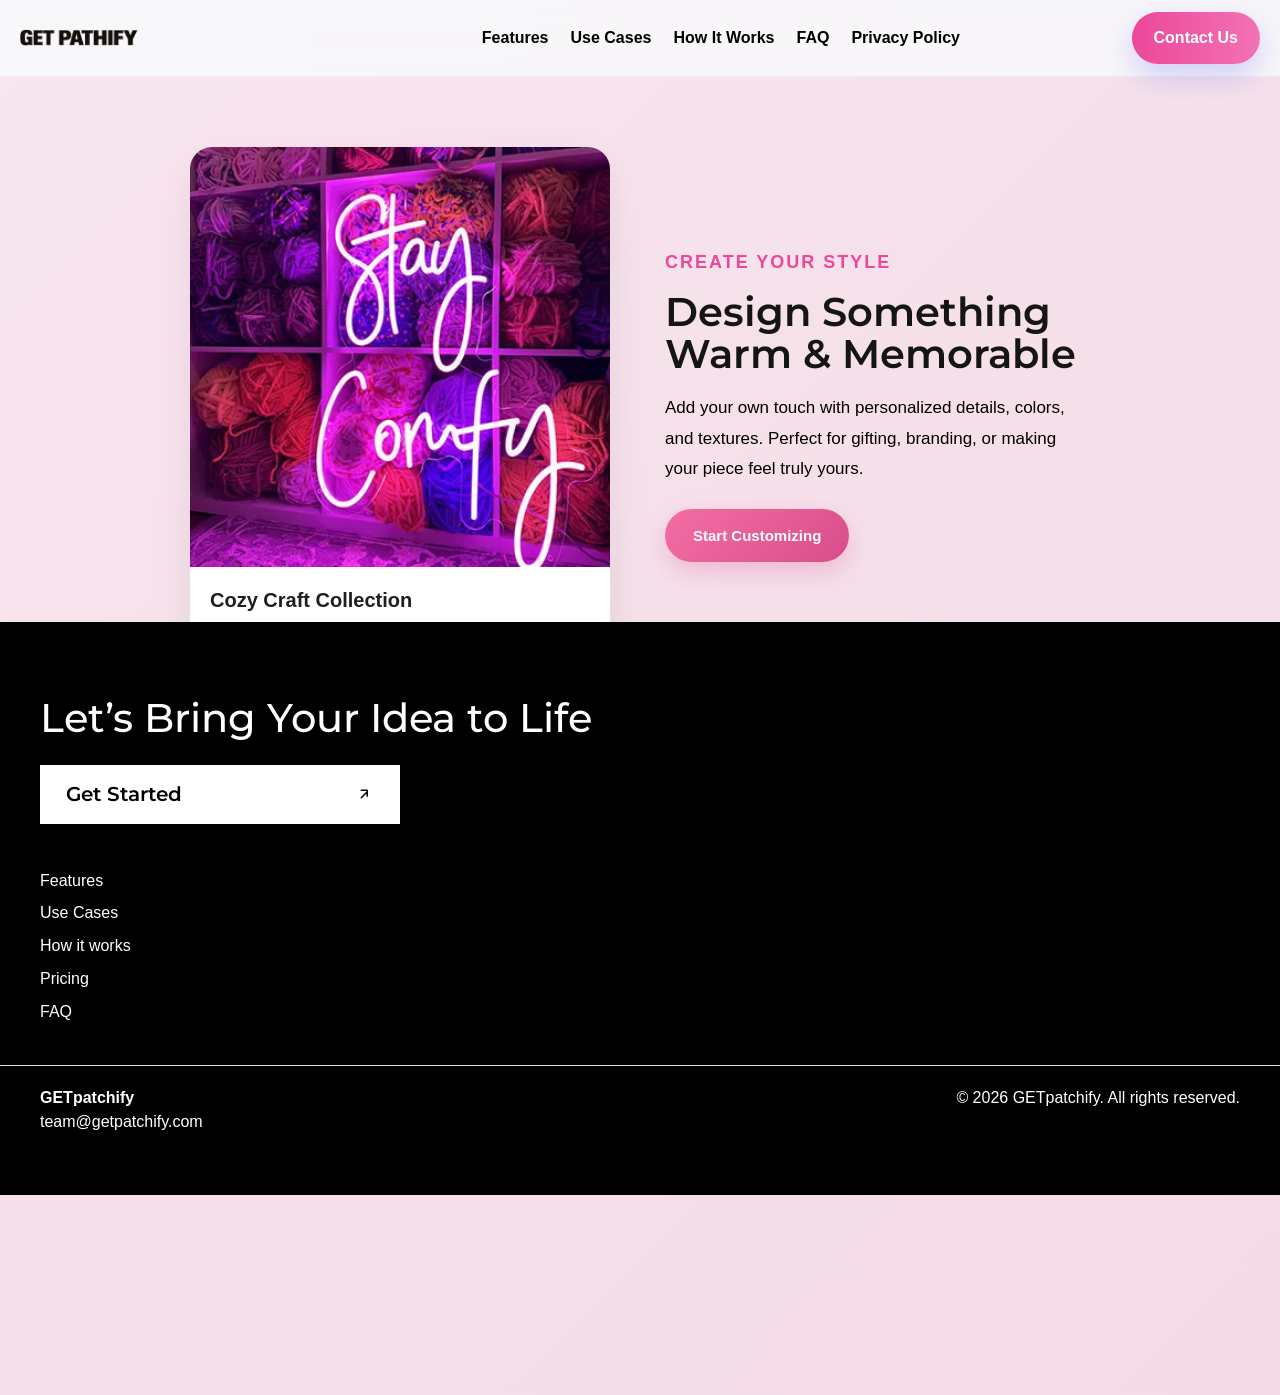
<file: contact-us.html>
<!DOCTYPE html>
<html lang="en">
<head>
    <meta charset="UTF-8">
    <meta name="viewport" content="width=device-width, initial-scale=1.0">
    <title>GETpatchify Contact Us</title>
    <link rel="preconnect" href="https://fonts.googleapis.com">
<link rel="preconnect" href="https://fonts.gstatic.com" crossorigin>
<link href="https://fonts.googleapis.com/css2?family=Montserrat:ital,wght@0,100..900;1,100..900&display=swap" rel="stylesheet">
    <link rel="stylesheet" href="assets/style.css">
</head>
<style>
  body{
background: linear-gradient(135deg, #f8e6ee 0%, #f3dbe7 100%);
  }
    .supernova {
    background: transparent !important;
}
.formFooter{
display:none;
}
#contact-form{
padding: 88px 0;
    padding-top: 0px;
    height: 100vh;
    overflow: hidden;
}
.contact-us-footer-bottom{
    padding: 40px 0;
    background: #000;
    position: relative;
    bottom: 35px;
    color:#fff;
}

.customize-section {
  padding: 70px 20px;
}

.customize-container {
  max-width: 900px;
  margin: 0 auto;
  display: grid;
  grid-template-columns: 1fr 1fr;
  align-items: center;
  gap: 50px;
}

.customize-image-card {
  background: #fff;
  border-radius: 22px;
  overflow: hidden;
  box-shadow: 0 15px 40px rgba(0, 0, 0, 0.08);
  max-width: 420px;
}

.customize-image {
  width: 100%;
  height: 420px;
  object-fit: cover;
  display: block;
}

.customize-card-content {
  padding: 18px 20px;
}

.customize-card-content h4 {
  margin: 0 0 8px;
  font-size: 20px;
  color: #1f1f1f;
}

.customize-card-content p {
  margin: 0;
  font-size: 14px;
  color: #666;
  line-height: 1.6;
}

.customize-content {
  max-width: 520px;
}

.customize-label {
display: inline-block;
    margin-bottom: 14px;
    font-size: 18px;
    font-weight: 800;
    letter-spacing: 2px;
    color: #ec4899;
}

.customize-content h2 {
margin: 0 0 18px;
    font-size: 40px;
    line-height: 1.05;
    color: #151515;
  font-weight: 700;
}

.customize-content p {
  margin: 0 0 24px;
  font-size: 17px;
  line-height: 1.8;
  color: #5b5b5b;
}

.customize-rating {
  display: flex;
  flex-wrap: wrap;
  align-items: center;
  gap: 14px;
  margin-bottom: 28px;
  font-size: 15px;
  color: #444;
}

.customize-rating .stars {
  color: #f4b400;
  letter-spacing: 2px;
  font-size: 18px;
}

.customize-btn {
  display: inline-flex;
  align-items: center;
  justify-content: center;
  padding: 15px 28px;
  background: linear-gradient(135deg, #f36ea4, #d94d8a);
  color: #fff;
  text-decoration: none;
  border-radius: 999px;
  font-weight: 700;
  font-size: 15px;
  transition: all 0.3s ease;
  box-shadow: 0 10px 25px rgba(217, 77, 138, 0.25);
}

.customize-btn:hover {
  transform: translateY(-2px);
  box-shadow: 0 14px 30px rgba(217, 77, 138, 0.35);
}

html {
  scroll-behavior: smooth;
}
.contact-us-footer-bottom .footer-grid{
      width: 100%;
    padding: 20px 40px !important;
}
@media (max-width: 1500px) and (min-width: 1025px) {
  
  #contact-form{
    height: 100%;
    padding-top:0px;
  }
  .contact-us-footer-bottom {
    position: relative;
    bottom: 200px;
  }
}
@media (max-width: 1024px) {
    #contact-form{
    height: 70vh;
    padding-top:0px;
  }
  .customize-container {
    grid-template-columns: 1fr;
    gap: 35px;
  }

  .customize-image-card {
    max-width: 100%;
  }

  .customize-content h2 {
    font-size: 42px;
  }

  .customize-image {
    height: 360px;
  }
  #contact-form{
    height: 75vh;;
  }
}

@media (max-width: 576px) {
   #contact-form{
    height: 100vh;
  }
  .customize-section {
    padding: 50px 16px;
  }

  .customize-content h2 {
    font-size: 34px;
  }

  .customize-content p {
    font-size: 15px;
  }

  .customize-rating {
    gap: 10px;
    font-size: 14px;
  }

  .customize-image {
    height: 280px;
  }

  .customize-btn {
    width: 100%;
    padding: 14px 20px;
  }
}
</style>
<body>
<header>
    <div class="container nav">
     
      <a href="/index.html" class="logo">
        <img src="assets/logo.png" alt="">
      </a>
 <div class="mobile-navbar-toogle-button">
        <span></span>
        <span></span>
      </div>

      <div class="mobile-nav-links">
           <a href="#features">Features</a>
        <a href="#use-cases">Use Cases</a>
        <a href="#how-it-works">How It Works</a>
        <!-- <a href="#pricing">Pricing</a> -->
        <a href="#faq">FAQ</a>
        <a href="privacy-policy.html">Privacy Policy</a>
          <a href="contact-us.html">Contact Us</a>
      </div>
      <nav class="nav-links">
        <a href="#features">Features</a>
        <a href="#use-cases">Use Cases</a>
        <a href="#how-it-works">How It Works</a>
        <!-- <a href="#pricing">Pricing</a> -->
        <a href="#faq">FAQ</a>
        <a href="privacy-policy.html">Privacy Policy</a>
       
      </nav>

      <div class="nav-cta">
        <a class="btn btn-primary" href="contact-us.html">Contact Us</a>
      </div>
    </div>
  </header>
  <section class="customize-section">
  <div class="customize-container">
    <div class="customize-image-card">
      <img src="assets/contact-us-image.webp" alt="Customized product" class="customize-image" />
      <div class="customize-card-content">
        <h4>Cozy Craft Collection</h4>
        <p>Soft details • Custom text • Made with love</p>
      </div>
    </div>

    <div class="customize-content">
      <span class="customize-label">CREATE YOUR STYLE</span>
      <h2>Design Something <br />Warm & Memorable</h2>
      <p>
        Add your own touch with personalized details, colors, and textures.
        Perfect for gifting, branding, or making your piece feel truly yours.
      </p>

      <a href="#contact-form" class="customize-btn">Start Customizing</a>
    </div>
  </div>
</section>

<section id="contact-form">
<script type="text/javascript" src="https://form.jotform.com/jsform/261102749684057"></script>
</section>




</body>


  <div class="contact-us-footer-bottom">
    <div class="cta-content">
  <h2 class="cta-heading">
    Let’s Bring Your Idea to Life
  </h2>

  <a href="#contact-form" class="cta-btn">
    Get Started
    <span class="cta-icon">
      <svg viewBox="0 0 24 24">
        <path d="M7 17l8-8M7 7h8v8" stroke="currentColor" stroke-width="2" fill="none" stroke-linecap="round" stroke-linejoin="round"></path>
      </svg>
    </span>
  </a>
</div>
    <div class="footer-links">
      <a href="">Features</a>
      <a href="">Use Cases</a>
      <a href="">How it works</a>
      <a href="">Pricing</a>
      <a href="">FAQ</a>
    </div>
    <div class="container footer-grid">
      <div>
        <strong>GETpatchify</strong><br>
        team@getpatchify.com  
      </div>
      <div>© 2026 GETpatchify. All rights reserved.</div>
    </div>

    
  </div>


  <script id="v4h3pk">
  document.addEventListener("DOMContentLoaded", function () {
    const btn = document.querySelector('.customize-btn');
    if (btn) {
      btn.addEventListener('click', function (e) {
        e.preventDefault();
        const target = document.querySelector('#contact-form');
        if (target) {
          target.scrollIntoView({ behavior: 'smooth' });
        }
      });
    }
  });
</script>
<script>
const toggleBtn = document.querySelector(".mobile-navbar-toogle-button");
const navLinks = document.querySelector(".mobile-nav-links");

// toggle button
toggleBtn.addEventListener("click", (e) => {
  e.stopPropagation();
  toggleBtn.classList.toggle("active");
  navLinks.classList.toggle("active");
});

// click anywhere → close
document.addEventListener("click", () => {
  toggleBtn.classList.remove("active");
  navLinks.classList.remove("active");
});

// prevent closing when clicking inside nav (except links)
navLinks.addEventListener("click", (e) => {
  if (e.target.tagName !== "A") {
    e.stopPropagation();
  }
});

// 👇 IMPORTANT: link click → close menu
navLinks.querySelectorAll("a").forEach(link => {
  link.addEventListener("click", () => {
    toggleBtn.classList.remove("active");
    navLinks.classList.remove("active");
  });
});
</script>
</html>
</file>
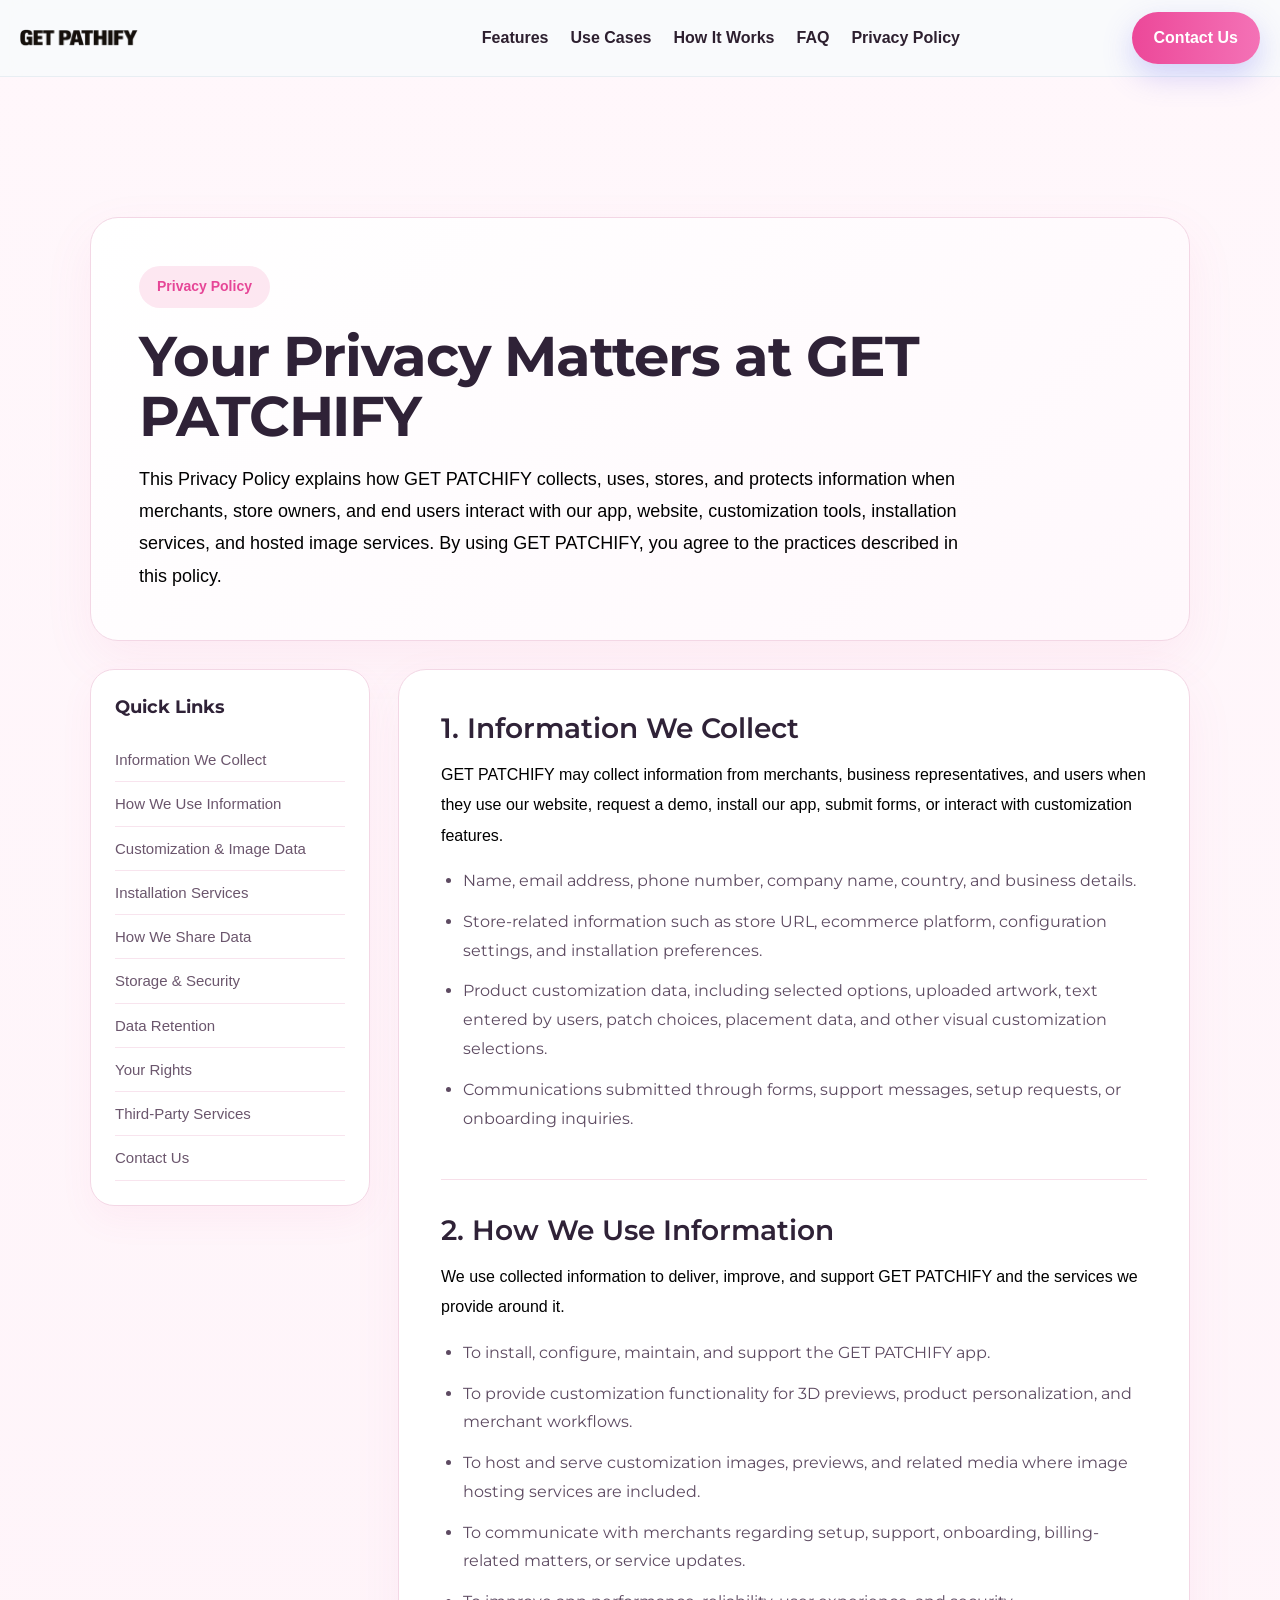
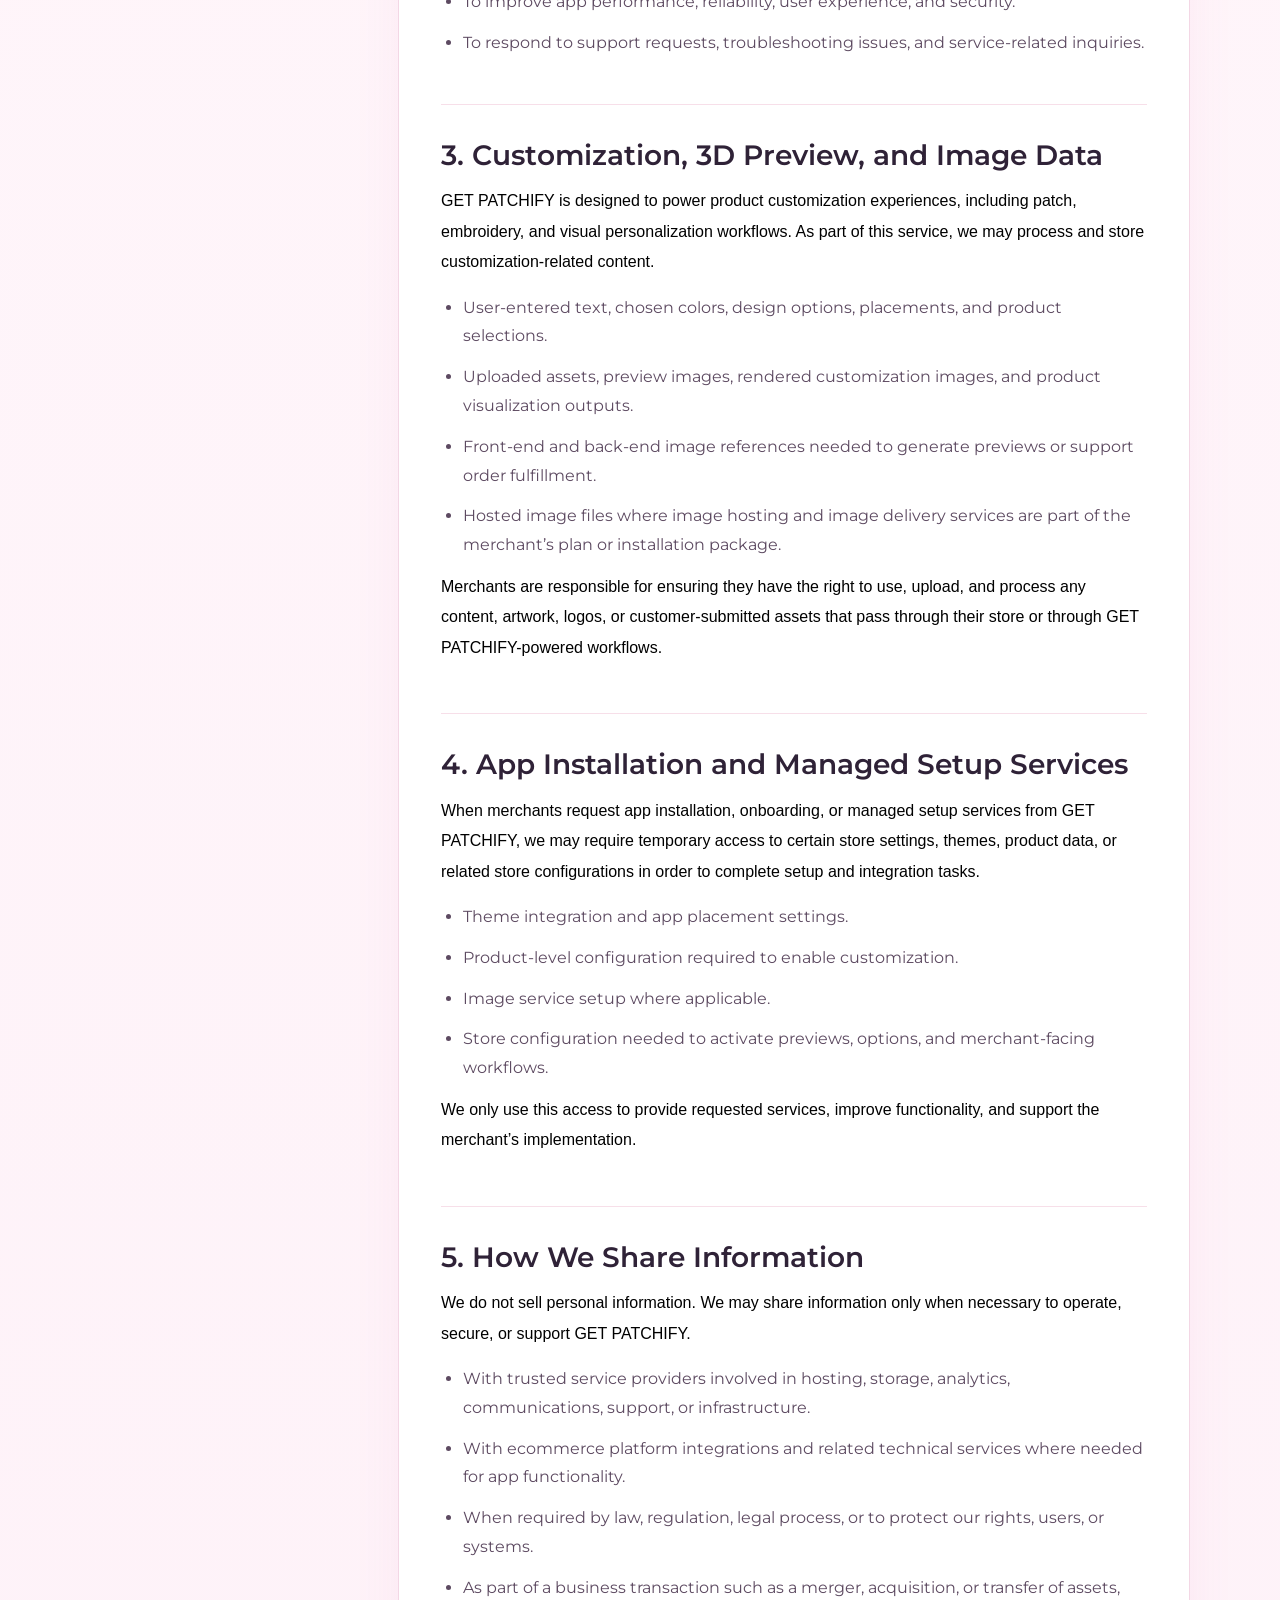
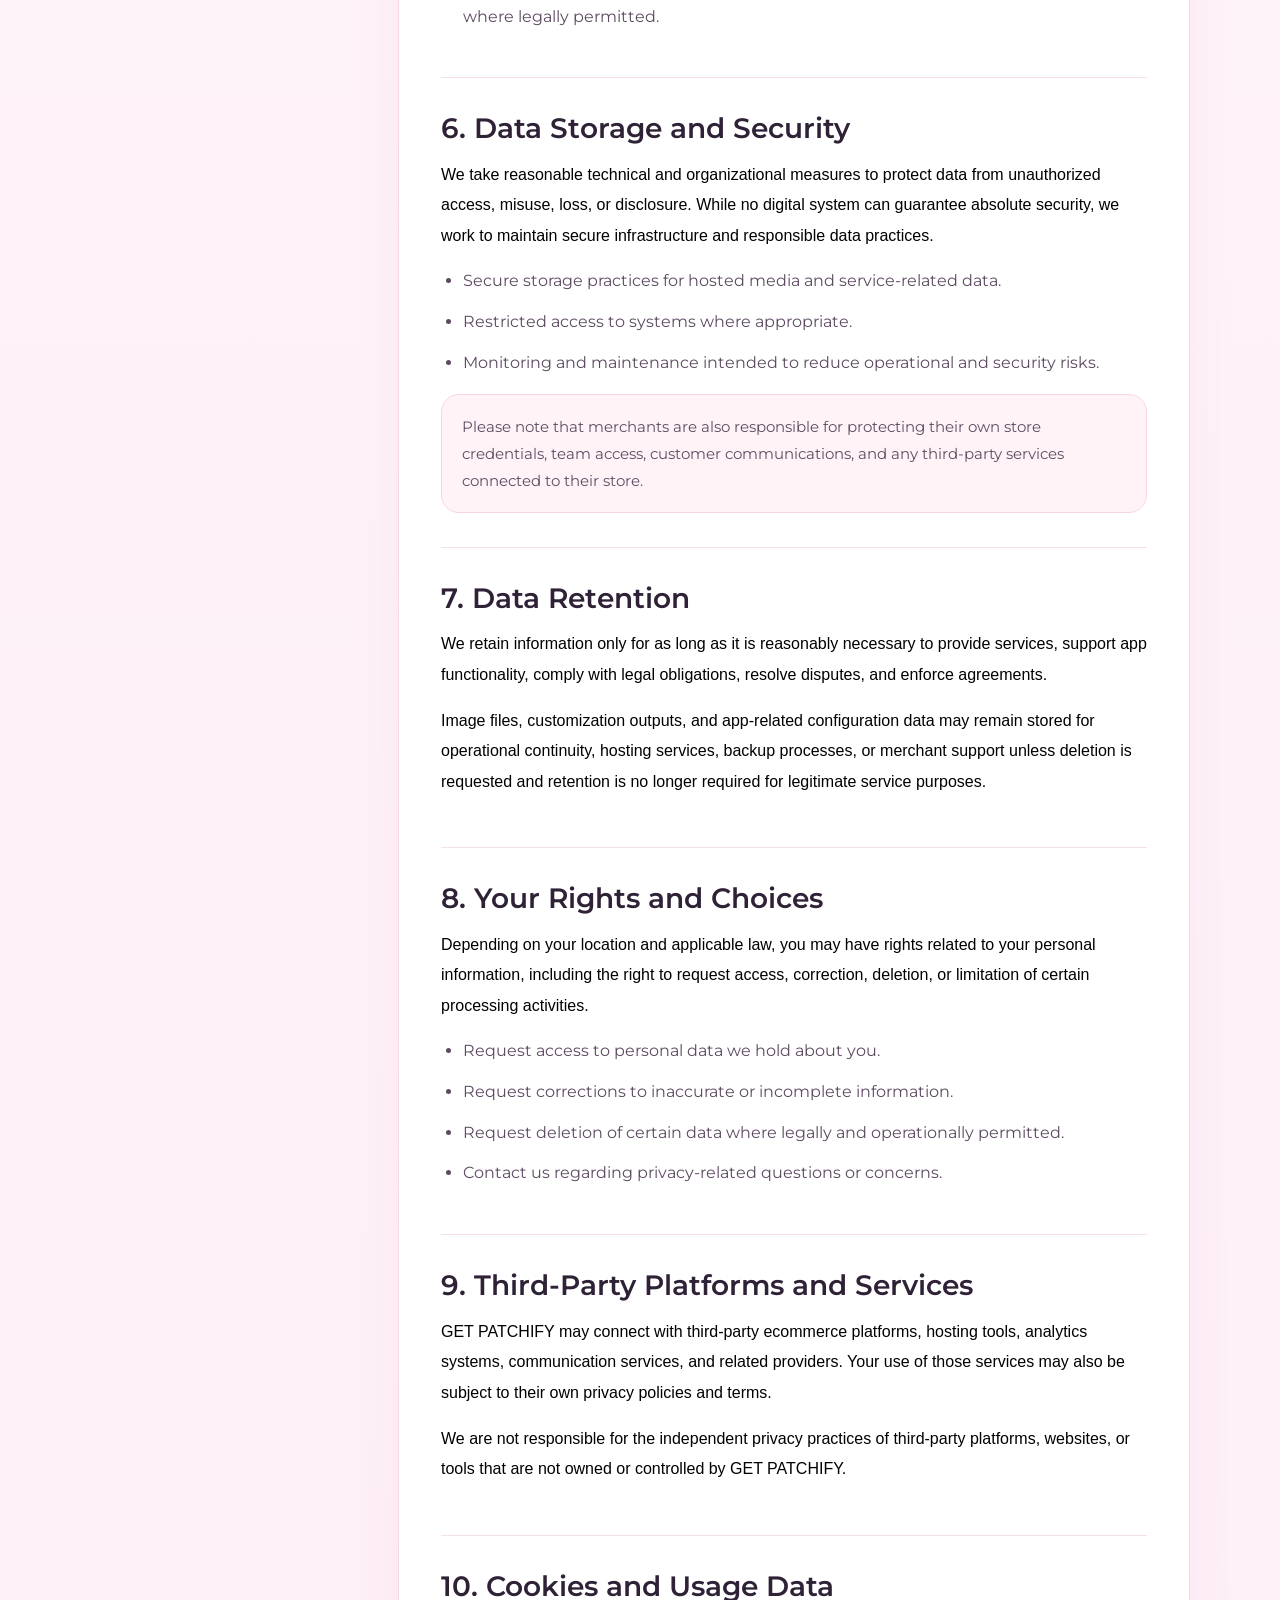
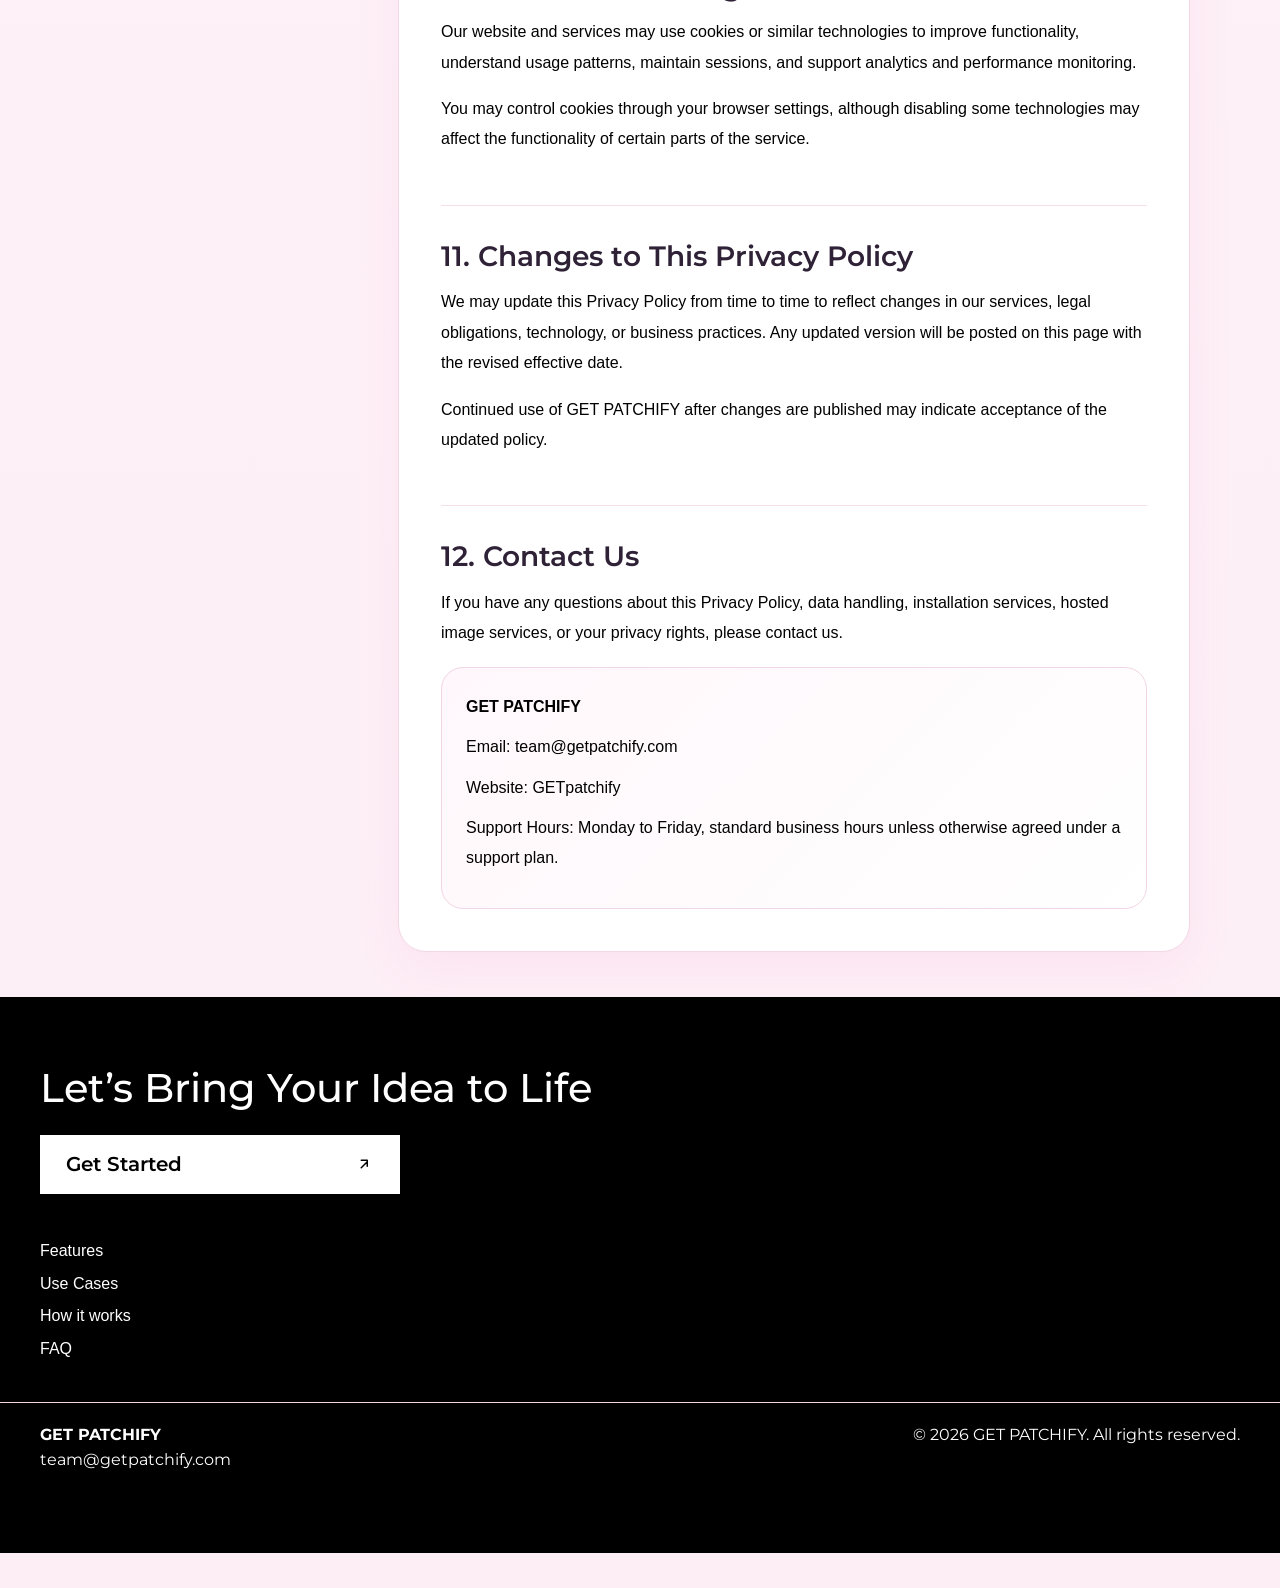
<file: privacy-policy.html>
<!DOCTYPE html>
<html lang="en">
<head>
  <meta charset="UTF-8" />
  <meta name="viewport" content="width=device-width, initial-scale=1.0" />
  <title>Privacy Policy | GET PATCHIFY</title>

  <link rel="preconnect" href="https://fonts.googleapis.com">
  <link rel="preconnect" href="https://fonts.gstatic.com" crossorigin>
  <link href="https://fonts.googleapis.com/css2?family=Montserrat:ital,wght@0,100..900;1,100..900&display=swap" rel="stylesheet">
  <link rel="stylesheet" href="assets/style.css">

  <style>
    body {
      font-family: "Montserrat", sans-serif;
      margin: 0;
      background: linear-gradient(180deg, #fff7fb 0%, #fdeef6 100%);
      color: #2d1f2f;
    }

    .policy-page {
      padding: 140px 20px 80px;
    }

    .policy-container {
      max-width: 1100px;
      margin: 0 auto;
    }

    .policy-hero {
      background: linear-gradient(135deg, #fff 0%, #fff8fc 100%);
      border: 1px solid #f3d7e5;
      border-radius: 28px;
      padding: 48px;
      box-shadow: 0 18px 50px rgba(233, 92, 159, 0.08);
      margin-bottom: 28px;
    }

    .policy-badge {
      display: inline-block;
      padding: 10px 18px;
      border-radius: 999px;
      background: #fde7f1;
      color: #e64697;
      font-size: 14px;
      font-weight: 700;
      margin-bottom: 18px;
    }

    .policy-hero h1 {
      margin: 0 0 16px;
      font-size: clamp(34px, 5vw, 56px);
      line-height: 1.08;
      letter-spacing: -0.02em;
      color: #2f2237;
    }

    .policy-hero p {
      margin: 0;
      max-width: 850px;
      font-size: 18px;
      line-height: 1.8;
      color: #5d4a61;
    }

    .policy-layout {
      display: grid;
      grid-template-columns: 280px 1fr;
      gap: 28px;
      align-items: start;
    }

    .policy-sidebar {
      position: sticky;
      top: 110px;
      background: #fff;
      border: 1px solid #f3d7e5;
      border-radius: 24px;
      padding: 24px;
      box-shadow: 0 14px 34px rgba(233, 92, 159, 0.06);
    }

    .policy-sidebar h3 {
      margin: 0 0 16px;
      font-size: 18px;
      color: #2f2237;
    }

    .policy-sidebar a {
      display: block;
      text-decoration: none;
      color: #6b566d;
      padding: 10px 0;
      font-size: 15px;
      border-bottom: 1px solid #f8e4ee;
      transition: 0.2s ease;
    }

    .policy-sidebar a:hover {
      color: #e64697;
      padding-left: 6px;
    }

    .policy-content {
      background: #fff;
      border: 1px solid #f3d7e5;
      border-radius: 28px;
      padding: 42px;
      box-shadow: 0 18px 50px rgba(233, 92, 159, 0.07);
    }

    .policy-section {
      padding-bottom: 34px;
      margin-bottom: 34px;
      border-bottom: 1px solid #f7dfe9;
    }

    .policy-section:last-child {
      border-bottom: 0;
      margin-bottom: 0;
      padding-bottom: 0;
    }

    .policy-section h2 {
      margin: 0 0 14px;
      font-size: 28px;
      line-height: 1.2;
      color: #2f2237;
    }

    .policy-section p {
      margin: 0 0 16px;
      color: #5d4a61;
      font-size: 16px;
      line-height: 1.9;
    }

    .policy-section ul {
      margin: 0;
      padding-left: 22px;
    }

    .policy-section li {
      margin-bottom: 12px;
      color: #5d4a61;
      font-size: 16px;
      line-height: 1.8;
    }

    .policy-note {
      background: #fff3f8;
      border: 1px solid #f7d5e5;
      border-radius: 18px;
      padding: 18px 20px;
      color: #614c62;
      font-size: 15px;
      line-height: 1.8;
      margin-top: 16px;
    }

    .contact-box {
      background: linear-gradient(135deg, #fff7fb 0%, #fff 100%);
      border: 1px solid #f2d5e4;
      border-radius: 22px;
      padding: 24px;
      margin-top: 18px;
    }

    .contact-box p {
      margin-bottom: 10px;
    }

    @media (max-width: 991px) {
      .policy-layout {
        grid-template-columns: 1fr;
      }

      .policy-sidebar {
        position: static;
      }

      .policy-content,
      .policy-hero {
        padding: 30px;
      }
    }

    @media (max-width: 576px) {
      .policy-page {
        padding: 120px 14px 60px;
      }

      .policy-content,
      .policy-hero,
      .policy-sidebar {
        padding: 22px;
        border-radius: 20px;
      }

      .policy-hero p,
      .policy-section p,
      .policy-section li {
        font-size: 15px;
      }

      .policy-section h2 {
        font-size: 23px;
      }
    }
  </style>
</head>
<body>

 <header>
    <div class="container nav">
     
      <a href="/Get-Patchify" class="logo">
        <img src="assets/logo.png" alt="">
      </a>
 <div class="mobile-navbar-toogle-button">
        <span></span>
        <span></span>
      </div>

      <div class="mobile-nav-links">
           <a href="index.html/#features">Features</a>
        <a href="#use-cases">Use Cases</a>
        <a href="#how-it-works">How It Works</a>
        <!-- <a href="#pricing">Pricing</a> -->
        <a href="#faq">FAQ</a>
        <a href="privacy-policy.html">Privacy Policy</a>
          <a href="/contact-us">Contact Us</a>
      </div>
      <nav class="nav-links">
        <a href="#features">Features</a>
        <a href="#use-cases">Use Cases</a>
        <a href="#how-it-works">How It Works</a>
        <!-- <a href="#pricing">Pricing</a> -->
        <a href="#faq">FAQ</a>
        <a href="privacy-policy.html">Privacy Policy</a>
       
      </nav>

      <div class="nav-cta">
        <a class="btn btn-primary" href="/contact-us">Contact Us</a>
      </div>
    </div>
  </header>

  <main class="policy-page">
    <div class="policy-container">

      <section class="policy-hero">
        <span class="policy-badge">Privacy Policy</span>
        <h1>Your Privacy Matters at GET PATCHIFY</h1>
        <p>
          This Privacy Policy explains how GET PATCHIFY collects, uses, stores, and protects information when merchants, store owners, and end users interact with our app, website, customization tools, installation services, and hosted image services. By using GET PATCHIFY, you agree to the practices described in this policy.
        </p>
      </section>

      <div class="policy-layout">

        <aside class="policy-sidebar">
          <h3>Quick Links</h3>
          <a href="#information-we-collect">Information We Collect</a>
          <a href="#how-we-use">How We Use Information</a>
          <a href="#customization-data">Customization & Image Data</a>
          <a href="#installation-services">Installation Services</a>
          <a href="#sharing-data">How We Share Data</a>
          <a href="#storage-security">Storage & Security</a>
          <a href="#retention">Data Retention</a>
          <a href="#rights">Your Rights</a>
          <a href="#third-party">Third-Party Services</a>
          <a href="#contact">Contact Us</a>
        </aside>

        <section class="policy-content">

          <div class="policy-section" id="information-we-collect">
            <h2>1. Information We Collect</h2>
            <p>
              GET PATCHIFY may collect information from merchants, business representatives, and users when they use our website, request a demo, install our app, submit forms, or interact with customization features.
            </p>
            <ul>
              <li>Name, email address, phone number, company name, country, and business details.</li>
              <li>Store-related information such as store URL, ecommerce platform, configuration settings, and installation preferences.</li>
              <li>Product customization data, including selected options, uploaded artwork, text entered by users, patch choices, placement data, and other visual customization selections.</li>
              <li>Communications submitted through forms, support messages, setup requests, or onboarding inquiries.</li>
            </ul>
          </div>

          <div class="policy-section" id="how-we-use">
            <h2>2. How We Use Information</h2>
            <p>
              We use collected information to deliver, improve, and support GET PATCHIFY and the services we provide around it.
            </p>
            <ul>
              <li>To install, configure, maintain, and support the GET PATCHIFY app.</li>
              <li>To provide customization functionality for 3D previews, product personalization, and merchant workflows.</li>
              <li>To host and serve customization images, previews, and related media where image hosting services are included.</li>
              <li>To communicate with merchants regarding setup, support, onboarding, billing-related matters, or service updates.</li>
              <li>To improve app performance, reliability, user experience, and security.</li>
              <li>To respond to support requests, troubleshooting issues, and service-related inquiries.</li>
            </ul>
          </div>

          <div class="policy-section" id="customization-data">
            <h2>3. Customization, 3D Preview, and Image Data</h2>
            <p>
              GET PATCHIFY is designed to power product customization experiences, including patch, embroidery, and visual personalization workflows. As part of this service, we may process and store customization-related content.
            </p>
            <ul>
              <li>User-entered text, chosen colors, design options, placements, and product selections.</li>
              <li>Uploaded assets, preview images, rendered customization images, and product visualization outputs.</li>
              <li>Front-end and back-end image references needed to generate previews or support order fulfillment.</li>
              <li>Hosted image files where image hosting and image delivery services are part of the merchant’s plan or installation package.</li>
            </ul>
            <p>
              Merchants are responsible for ensuring they have the right to use, upload, and process any content, artwork, logos, or customer-submitted assets that pass through their store or through GET PATCHIFY-powered workflows.
            </p>
          </div>

          <div class="policy-section" id="installation-services">
            <h2>4. App Installation and Managed Setup Services</h2>
            <p>
              When merchants request app installation, onboarding, or managed setup services from GET PATCHIFY, we may require temporary access to certain store settings, themes, product data, or related store configurations in order to complete setup and integration tasks.
            </p>
            <ul>
              <li>Theme integration and app placement settings.</li>
              <li>Product-level configuration required to enable customization.</li>
              <li>Image service setup where applicable.</li>
              <li>Store configuration needed to activate previews, options, and merchant-facing workflows.</li>
            </ul>
            <p>
              We only use this access to provide requested services, improve functionality, and support the merchant’s implementation.
            </p>
          </div>

          <div class="policy-section" id="sharing-data">
            <h2>5. How We Share Information</h2>
            <p>
              We do not sell personal information. We may share information only when necessary to operate, secure, or support GET PATCHIFY.
            </p>
            <ul>
              <li>With trusted service providers involved in hosting, storage, analytics, communications, support, or infrastructure.</li>
              <li>With ecommerce platform integrations and related technical services where needed for app functionality.</li>
              <li>When required by law, regulation, legal process, or to protect our rights, users, or systems.</li>
              <li>As part of a business transaction such as a merger, acquisition, or transfer of assets, where legally permitted.</li>
            </ul>
          </div>

          <div class="policy-section" id="storage-security">
            <h2>6. Data Storage and Security</h2>
            <p>
              We take reasonable technical and organizational measures to protect data from unauthorized access, misuse, loss, or disclosure. While no digital system can guarantee absolute security, we work to maintain secure infrastructure and responsible data practices.
            </p>
            <ul>
              <li>Secure storage practices for hosted media and service-related data.</li>
              <li>Restricted access to systems where appropriate.</li>
              <li>Monitoring and maintenance intended to reduce operational and security risks.</li>
            </ul>
            <div class="policy-note">
              Please note that merchants are also responsible for protecting their own store credentials, team access, customer communications, and any third-party services connected to their store.
            </div>
          </div>

          <div class="policy-section" id="retention">
            <h2>7. Data Retention</h2>
            <p>
              We retain information only for as long as it is reasonably necessary to provide services, support app functionality, comply with legal obligations, resolve disputes, and enforce agreements.
            </p>
            <p>
              Image files, customization outputs, and app-related configuration data may remain stored for operational continuity, hosting services, backup processes, or merchant support unless deletion is requested and retention is no longer required for legitimate service purposes.
            </p>
          </div>

          <div class="policy-section" id="rights">
            <h2>8. Your Rights and Choices</h2>
            <p>
              Depending on your location and applicable law, you may have rights related to your personal information, including the right to request access, correction, deletion, or limitation of certain processing activities.
            </p>
            <ul>
              <li>Request access to personal data we hold about you.</li>
              <li>Request corrections to inaccurate or incomplete information.</li>
              <li>Request deletion of certain data where legally and operationally permitted.</li>
              <li>Contact us regarding privacy-related questions or concerns.</li>
            </ul>
          </div>

          <div class="policy-section" id="third-party">
            <h2>9. Third-Party Platforms and Services</h2>
            <p>
              GET PATCHIFY may connect with third-party ecommerce platforms, hosting tools, analytics systems, communication services, and related providers. Your use of those services may also be subject to their own privacy policies and terms.
            </p>
            <p>
              We are not responsible for the independent privacy practices of third-party platforms, websites, or tools that are not owned or controlled by GET PATCHIFY.
            </p>
          </div>

          <div class="policy-section">
            <h2>10. Cookies and Usage Data</h2>
            <p>
              Our website and services may use cookies or similar technologies to improve functionality, understand usage patterns, maintain sessions, and support analytics and performance monitoring.
            </p>
            <p>
              You may control cookies through your browser settings, although disabling some technologies may affect the functionality of certain parts of the service.
            </p>
          </div>


          <div class="policy-section">
            <h2>11. Changes to This Privacy Policy</h2>
            <p>
              We may update this Privacy Policy from time to time to reflect changes in our services, legal obligations, technology, or business practices. Any updated version will be posted on this page with the revised effective date.
            </p>
            <p>
              Continued use of GET PATCHIFY after changes are published may indicate acceptance of the updated policy.
            </p>
          </div>

          <div class="policy-section" id="contact">
            <h2>12. Contact Us</h2>
            <p>
              If you have any questions about this Privacy Policy, data handling, installation services, hosted image services, or your privacy rights, please contact us.
            </p>

            <div class="contact-box">
              <p><strong>GET PATCHIFY</strong></p>
              <p>Email: team@getpatchify.com</p>
              <p>
  Website:
  <a href="https://getpatchify.com/" style="text-decoration: none; color: #000000;">
    GETpatchify
  </a>
</p>
              <p>Support Hours: Monday to Friday, standard business hours unless otherwise agreed under a support plan.</p>
            </div>

          </div>

        </section>
      </div>
    </div>
  </main>

  <footer>
    <div class="cta-content">
      <h2 class="cta-heading">
        Let’s Bring Your Idea to Life
      </h2>

      <a href="/contact-us" class="cta-btn">
        Get Started
        <span class="cta-icon">
          <svg viewBox="0 0 24 24">
            <path d="M7 17l8-8M7 7h8v8" stroke="currentColor" stroke-width="2" fill="none" stroke-linecap="round" stroke-linejoin="round"></path>
          </svg>
        </span>
      </a>
    </div>

    <div class="footer-links">
      <a href="">Features</a>
      <a href="">Use Cases</a>
      <a href="">How it works</a>
      <!-- <a href="">Pricing</a> -->
      <a href="">FAQ</a>
    </div>

    <div class="container footer-grid">
      <div>
        <strong>GET PATCHIFY</strong><br />
        team@getpatchify.com  
      </div>
      <div>© 2026 GET PATCHIFY. All rights reserved.</div>
    </div>
  </footer>
<script>
const toggleBtn = document.querySelector(".mobile-navbar-toogle-button");
const navLinks = document.querySelector(".mobile-nav-links");

// toggle button
toggleBtn.addEventListener("click", (e) => {
  e.stopPropagation();
  toggleBtn.classList.toggle("active");
  navLinks.classList.toggle("active");
});

// click anywhere → close
document.addEventListener("click", () => {
  toggleBtn.classList.remove("active");
  navLinks.classList.remove("active");
});

// prevent closing when clicking inside nav (except links)
navLinks.addEventListener("click", (e) => {
  if (e.target.tagName !== "A") {
    e.stopPropagation();
  }
});

// 👇 IMPORTANT: link click → close menu
navLinks.querySelectorAll("a").forEach(link => {
  link.addEventListener("click", () => {
    toggleBtn.classList.remove("active");
    navLinks.classList.remove("active");
  });
});
</script>
</body>
</html>
</file>
<file: assets/style.css>
:root {
   
      --card: #ffffff;
      --line: #f2d7e1;
      --brand: #ec4899;
      --brand-2: #f472b6;
      --accent: #f9a8d4;
      --light: #fff7fb;
      --success: #16a34a;
      --shadow: 0 18px 45px rgba(15, 23, 42, 0.12);
      --radius: 22px;
      --radius-sm: 14px;
      --max: 1180px;
    }

    * { box-sizing: border-box; }
    html { scroll-behavior: smooth; }
    body {
      margin: 0;
      font-family: Inter, ui-sans-serif, system-ui, -apple-system, Segoe UI, Roboto, Arial, sans-serif;
      color: var(--text);
      background: linear-gradient(to right, #ffd2f7, #fff0e5);
      line-height: 1.55;
    }
   h1, h2, h3 {
   font-family: "Montserrat", sans-serif;
   }
   h2{
    font-weight: 600 !important;
   }
   p{
    color:#000 !important;
    font-style: 16px !important;
   }
   body,p,a,button,span{
font-family:'Inter',sans-serif;
}
    a { text-decoration: none; color: inherit; }
    img { max-width: 100%; display: block; }

    .container {
      max-width: 1300px;
      margin: 0 auto;
    }
.mobile-nav-links{
  visibility: hidden;
  display: none;
}
    .btn {
      display: inline-flex;
      align-items: center;
      justify-content: center;
      gap: 10px;
      padding: 14px 22px;
      border-radius: 999px;
      font-weight: 700;
      border: 0;
      cursor: pointer;
      transition: 0.25s ease;
    }

    .btn-primary {
      background: linear-gradient(90deg, var(--brand), var(--brand-2));
      color: white;
      box-shadow: 0 12px 30px rgba(99, 102, 241, 0.28);
    }

    .btn-primary:hover { transform: translateY(-2px); }

    .btn-secondary {
      background: white;
      color: var(--text);
      border: 1px solid var(--line);
    }

    .tag{
    display: inline-block;
    padding: 12px 28px;
    color: #fff;
    font-weight: 700;
    font-size: 14px;
    letter-spacing: .5px;
    text-transform: uppercase;
    min-width: 300px;
    background: 
radial-gradient(circle at center, rgba(0,0,0,.08) 0%, transparent 60%), 
linear-gradient(90deg, transparent 0%, var(--brand-2) 15%, var(--brand-2) 85%, transparent 100%);

   
}
  .formFooter {
        display:none;
    }
  
    header {
      position: sticky;
      top: 0;
      z-index: 20;
      backdrop-filter: blur(12px);
      background: rgba(248, 250, 252, 0.82);
      border-bottom: 1px solid rgba(226, 232, 240, 0.7);
    }

    .nav {
      display: flex;
      align-items: center;
      justify-content: space-between;
      min-height: 76px;
      gap: 16px;
      padding:0 20px;
    }

    .logo {
      display: flex;
      align-items: center;
      gap: 12px;
      font-weight: 900;
      letter-spacing: -0.03em;
    }

    .logo-badge {
      width: 42px;
      height: 42px;
      border-radius: 14px;
      background: linear-gradient(135deg, var(--brand), var(--accent));
      box-shadow: var(--shadow);
    }

    .nav-links {
      display: flex;
      gap: 22px;
      color: var(--muted);
      font-weight: 600;
      flex-wrap: wrap;
    }

    .nav-cta {
      display: flex;
      gap: 10px;
      align-items: center;
    }

    section { 
      padding: 88px 20px; 
      padding-top:0px;
    }

    .hero {
      padding-top: 48px;
      padding-bottom: 70px;
      height: 70vh;
      display: flex;
      align-items: center;
    }
    .footer-links{
      display: flex;
      flex-direction:column;
      gap:8px;
    }
    .footer-links{
  padding:40px;
  padding-top: 20px;
}
.footer-links a{
  color:#fff;
  text-decoration: none;;
}
    .hero-grid {
      display: grid;
      grid-template-columns: 1.08fr 0.92fr;
      gap: 44px;
      align-items: center;
    }

    .hero h1 {
    font-size: 45px;
    line-height: 1;
    margin: 18px 0 18px;
    letter-spacing: 0.3px;
    font-weight: 800;
    text-transform: uppercase;
    }

    .hero p {
      font-size: 18px;
      color: var(--muted);
      max-width: 640px;
      margin: 0 0 28px;
    }

    .hero-actions {
      display: flex;
      gap: 14px;
      flex-wrap: wrap;
      margin-bottom: 22px;
    }

    .proof-row {
      display: flex;
      gap: 16px;
      flex-wrap: wrap;
      color: var(--muted);
      font-weight: 600;
    }

    .proof-chip {
      background: rgba(255,255,255,0.7);
      border: 1px solid var(--line);
      border-radius: 999px;
      padding: 10px 14px;
    }

    .hero-card {
      padding: 22px;
          height: 100%;
    display: flex;
    justify-content: center;
    align-items: center;
    }
    .hero-card img{
height: 100%;
    max-height: 65VH;
    object-fit: contain;
    width: 100%;
    }
    
    .dashboard {
      display: grid;
      gap: 18px;
    }

    .panel {
      border-radius: 18px;
      border: 1px solid var(--line);
      padding: 18px;
      background: linear-gradient(180deg, #fff, #f8fafc);
    }

    .panel-top {
      display: flex;
      justify-content: space-between;
      align-items: center;
      gap: 14px;
      margin-bottom: 14px;
    }

    .panel-title { font-weight: 800; }
    .panel-sub { color: var(--muted); font-size: 14px; }

    .mock-product {
      display: grid;
      grid-template-columns: 150px 1fr;
      gap: 18px;
      align-items: center;
    }

    .product-visual {
      aspect-ratio: 1;
      border-radius: 22px;
      background: linear-gradient(135deg, #dbeafe, rgba(124, 58, 237, 0.18));
      position: relative;
      overflow: hidden;
    }

    .patch-shape {
      position: absolute;
      inset: 20% 20% auto auto;
      width: 86px;
      height: 86px;
      background: linear-gradient(135deg, var(--accent), #fb7185);
      border-radius: 24px;
      transform: rotate(16deg);
      box-shadow: 0 14px 25px rgba(249, 115, 22, 0.25);
    }

    .shirt-base {
      position: absolute;
      inset: 12% 10% 10% 10%;
      border-radius: 24px;
      background: linear-gradient(90deg, #ec489940, #ffbade);
    }

    .config-grid {
      display: grid;
      grid-template-columns: repeat(2, 1fr);
      gap: 12px;
      margin-top: 12px;
    }

    .option {
      background: white;
      border: 1px solid var(--line);
      border-radius: 14px;
      padding: 12px;
      font-size: 14px;
      font-weight: 700;
      color: var(--muted);
    }

    .option strong {
      display: block;
      color: var(--text);
      margin-top: 4px;
      font-size: 15px;
    }

    .section-head {
      text-align: center;
      margin: 0 auto 44px;
    }

    .section-head h2 {
      font-size: clamp(30px, 4vw, 50px);
      line-height: 1.05;
      margin: 14px 0 14px;
      letter-spacing: -0.04em;
    }

    .section-head p {
      margin: 0;
      color: var(--muted);
      font-size: 18px;
    }

    .logos {
      padding-top: 26px;
      padding-bottom: 26px;
    }

    .logo-strip {
      display: grid;
      grid-template-columns: repeat(5, 1fr);
      gap: 14px;
    }

    .logo-item {
      padding: 18px;
      text-align: center;
      border-radius: 18px;
      border: 1px dashed #cbd5e1;
      background: rgba(255,255,255,0.8);
      color: #64748b;
      font-weight: 800;
    }

    .features-grid {
      display: grid;
      grid-template-columns: repeat(3, 1fr);
      gap: 20px;
    }

    .feature-card, .use-card, .step-card, .pricing-card, .faq-item, .testimonial-card, .audience-card {
      
      border: 1px solid var(--line);
      border-radius: var(--radius);
      padding: 24px;
      box-shadow: var(--shadow);
    }

    .icon {
      width: 52px;
      height: 52px;
      border-radius: 10px;
      background: #fff;
      margin-bottom: 10px;
      display: flex;
      align-items: center;
      justify-content: center;
      font-weight: 900;
    }
   .icon img{
    height: 70%;
    width:70%;
   }
    .feature-card h3, .use-card h3, .audience-card h3, .pricing-card h3 {
      margin: 0 0 10px;
      font-size: 22px;
      letter-spacing: -0.03em;
    }

    .feature-card p, .use-card p, .audience-card p, .step-card p, .pricing-card p, .testimonial-card p, .faq-item p {
      margin: 0;
      color: var(--muted);
    }

    .two-col {
      display: grid;
      grid-template-columns: repeat(2, 1fr);
      gap: 22px;
    }

    .bullets {
      margin: 18px 0 0;
      padding: 0;
      list-style: none;
      display: grid;
      gap: 12px;
    }

    .bullets li {
      display: flex;
      gap: 10px;
      align-items: flex-start;
      color: var(--muted);
    }

    .bullets li::before {
      content: "✓";
      color: var(--brand);
      font-weight: 900;
      margin-top: 2px;
    }
    #pricing .container .pricing-grid{
		grid-template-columns: 1fr 1fr !important;
	}
    .audience-grid, .testimonial-grid, .pricing-grid { display: grid; gap: 20px; }
    .audience-grid { grid-template-columns: repeat(3, 1fr); }
    .testimonial-grid { grid-template-columns: repeat(3, 1fr); }
    .pricing-grid { grid-template-columns: 1fr 1fr; }
    .pricing-card h3{
	    font-size: 40px;
		    font-weight: 600;
	}
    .price {
      font-size: 20px;
    font-weight: 700;
    letter-spacing: -0.04em;
    margin: 14px 0;
    font-family: "Montserrat", sans-serif;
    }

    .price small {
    font-size: 15px;
    color: var(--muted);
    font-weight: 700;
    letter-spacing: 0.1px;
    }

    .pricing-card.featured {
      border: 2px solid rgba(124,58,237,0.35);
      transform: translateY(-6px);
      position: relative;
      overflow: hidden;
    }

    .pricing-badge {
      position: absolute;
      top: 14px;
      right: 14px;
      background: linear-gradient(90deg, var(--brand), var(--brand-2));
      color: white;
      padding: 8px 12px;
      border-radius: 999px;
      font-size: 12px;
      font-weight: 800;
    }

    .steps {
      display: grid;
      grid-template-columns: 1fr;
      gap: 40px;
    }

    .step-no {
      width: 58px;
      height: 58px;
      border-radius: 18px;
      background: linear-gradient(135deg, var(--brand), var(--brand-2));
      color: white;
      font-size: 22px;
      font-weight: 900;
      display: flex;
      align-items: center;
      justify-content: center;
      margin-bottom: 16px;
    }

    .split-cta {
      display: grid;
      grid-template-columns: 1fr auto;
      gap: 22px;
      align-items: center;
      background: linear-gradient(135deg, #111827, #312e81);
      color: white;
      padding: 36px;
      border-radius: 32px;
      box-shadow: var(--shadow);
    }

    .split-cta p { color: rgba(255,255,255,0.78); }

    .faq-list {
      display: grid;
      gap: 16px;
      max-width: 900px;
      margin: 0 auto;
    }

    .faq-item h3 {
      margin: 0 0 10px;
      font-size: 20px;
    }
#features,
#use-cases,
#how-it-works,
#pricing,
#faq {
  scroll-margin-top: 100px;
}
    footer {
      padding: 36px 0 60px;
      color: var(--muted);
      background: #000;
    color: #fff;
        bottom: 35px;
        position: relative;
    }
.logo img{
height: 18px;
    width: auto;
}
    .footer-grid {
      display: flex;
      justify-content: space-between;
      gap: 18px;
      flex-wrap: wrap;
      border-top: 1px solid var(--line);
      width:100%;
      padding: 20px 40px;
    }
    .imgs-marque-wrap{
    width:100%;
    overflow:hidden;
    position:relative;
    padding:18px 0;
    mask-image: linear-gradient(to right, transparent, black 8%, black 92%, transparent);
    -webkit-mask-image: linear-gradient(to right, transparent, black 8%, black 92%, transparent);
  }

  .track{
    display: flex;
    align-items: center;
    gap: 0px;
    width: max-content;
    animation: brandMarquee 50s linear infinite;
  }
.brands{
  padding:0px;
}
  .track img{
   height: 209px;
    width: auto;
    object-fit: contain;
    flex-shrink: 0;
    background: content-box;
    padding: 14px 22px;
    transition: transform .3s ease, box-shadow .3s ease;
  }

  .track img:hover{
    transform:translateY(-4px);
    box-shadow:0 14px 30px rgba(236,72,153,0.14);
  }

  .imgs-marque-wrap:hover .track{
    animation-play-state:paused;
  }

  @keyframes brandMarquee{
    0%{
      transform:translateX(0);
    }
    100%{
      transform:translateX(-50%);
    }
  }
    @media (max-width: 1024px) {
       .track{
      gap:18px;
      animation-duration:24s;
    }
		.pricing-grid { grid-template-columns: 1fr; }
section {
  padding-left:20px;
  padding-right: 20px;
}
    .track img{
      height:180x;
      max-width:180px;
      padding:12px 18px;
      border-radius:16px;
    }
      .hero-grid,
      .two-col,
      .features-grid,
      .audience-grid,
      .testimonial-grid,
      .pricing-grid,
      .steps {
        grid-template-columns: 1fr;
      }

      .logo-strip { grid-template-columns: repeat(2, 1fr); }
      .mock-product { grid-template-columns: 1fr; }
      .split-cta { grid-template-columns: 1fr; }
    }
/*trusted oil change process section*/
.trusted-oil-change-evanston-process-main-content-wrapper-only-for-mobile{
  display: none;
}
.trusted-oil-change-evanston-process-section{
  padding: 40px;
}
.trusted-oil-change-evanston-process-container{
  max-width: 1300px;
  margin: 0 auto;
}
/* ========= BASE ========= */
.trusted-oil-change-evanston-process{ 
  background:#eef2f5; 
  padding:70px 0; 
}
.trusted-oil-change-evanston-process__inner{
  max-width:1200px;
  margin:0 auto;
  display:grid; 
  grid-template-columns: 1.05fr .95fr; 
  gap:56px;
  row-gap: 30px;
  align-items:end;
}
.trusted-oil-change-evanston-process-main-content .trusted-oil-change-evanston-process-main-content{
  font-size: 18px;
}
.trusted-oil-change-evanston-process-main-content .trusted-oil-change-evanston-process__tag{
  display:inline-block; 
  background:#e02b20; 
  color:#fff;
  padding:10px 30px; 
  font-weight:400; 
  letter-spacing:.06em;
  font-size:13px; 
  text-transform:uppercase;
  width:fit-content;
  line-height:1;
}
.is-active .trusted-oil-change-evanston-process-step__content .trusted-oil-change-evanston-process-step__title{
	color:#000;
 font-weight: 700;
	}
.trusted-oil-change-evanston-process-main-content .trusted-oil-change-evanston-process__title{
    margin: 0px 0 15px;
    font-size: 40px;
    font-weight: 700;
    color: #000;
    line-height: 46px;
    text-transform: capitalize;
}

/* ========= LEFT STEPS ========= */
.trusted-oil-change-evanston-process__left .trusted-oil-change-evanston-process-main-content{
  display: flex;
  flex-direction: column;
}
	.trusted-oil-change-evanston-process__left p{
		color: #000;
    font-size: 16px;
    font-weight: 400;
	}
.trusted-oil-change-evanston-process-steps{
  position:relative;
  display:flex; flex-direction:column;
  gap:0;
  padding-left:34px; /* space for the line */
}

.trusted-oil-change-evanston-process-steps .trusted-oil-change-evanston-process-steps__track{
  position:absolute; 
  left:0px;
  top:0; 
  bottom:0;
  width:2px; 
  background:#cfd4d8; 
  border-radius:20px;
}

.trusted-oil-change-evanston-process-steps .trusted-oil-change-evanston-process-steps__active{
  position:absolute; 
  left:0px;
  width:2px; 
  background: var(--brand); 
  border-radius:20px;
  transition: top .28s ease, height .28s ease;
  will-change: top, height;
}

.trusted-oil-change-evanston-process-steps .trusted-oil-change-evanston-process-step{
  appearance:none; border:0; background:transparent;
  text-align:left; width:100%;
  padding: 0px 0px 10px 0px;
  cursor:pointer;
}

.trusted-oil-change-evanston-process-step__content .trusted-oil-change-evanston-process-step__title{
  display: block;
  font-size: 17px;
  font-weight: 500;
  color: #A1A1A1;
  transition: color .2s ease;
}

.trusted-oil-change-evanston-process-step__content .trusted-oil-change-evanston-process-step__desc{
  display:grid;
  grid-template-rows:0fr;
  opacity:0;
  transform: translateY(-6px);
  transition: grid-template-rows .75s ease, opacity .75s ease, transform .75s ease;
  margin-top:5px;
  color: #1A1A1A;
  line-height:1.7;
  font-size:15px;
  font-weight: 400;
}
	.trusted-oil-change-evanston-process__right, .trusted-oil-change-evanston-process__left{
		margin-bottom: auto;
	}
.trusted-oil-change-evanston-process-step__desc > span{ overflow:hidden; }
.trusted-oil-change-evanston-process__right
/* ACTIVE */
.trusted-oil-change-evanston-process-step.is-active .trusted-oil-change-evanston-process-step__title{ 
	color: #1A1A1A;
}
.trusted-oil-change-evanston-process-step.is-active .trusted-oil-change-evanston-process-step__desc{
  grid-template-rows:1fr;
  opacity:1;
  transform: translateY(0);
}
/* Optional: subtle hover */
.trusted-oil-change-evanston-process-step:hover .trusted-oil-change-evanston-process-step__title{ color:#3f4448; }

/* ========= RIGHT IMAGES ========= */
.oil-images{
  position:relative;
  width:100%;
  aspect-ratio: 3 / 3;
  border-radius: 0;
  overflow:hidden;
}
.oil-images img{
  position:absolute; inset:0;
  width:100%; height:100%;
  object-fit:cover;
  opacity:0;
  transition: opacity .28s ease;
  will-change: opacity;
  border-radius: 12px;
}
.oil-images img.evanston-Images-is-active{ opacity:1; }
.trusted-oil-change-evanston-process-step:hover .trusted-oil-change-evanston-process-step__title{ color:#E02B20; }
.trusted-oil-change-evanston-process-step.is-active:hover .trusted-oil-change-evanston-process-step__title{
  color:#0b0b0b;
}
/*oil-change-need-section*/
.oil-change-need-conatiner{
  max-width: 1300px;
  margin:0 auto;
}
.oil-change-need-section{
  position: relative;
  background: url('images/transparent\ background.png') center / cover no-repeat;
  overflow: hidden;
  padding: 5rem 0;
  background-color: #1A1A1A;
}
.oil-change-need-container .oil-change-need__tag{
    display: inline-block;
    background: #e02b20;
    color: #fff;
    padding: 8px 12px;
    font-weight: 400;
    letter-spacing: .06em;
    font-size: 13px;
    text-transform: uppercase;
    width: fit-content;
}
.oil-change-need-container .oil-change-need-inner{
    display: flex;
    flex-direction: column;
    justify-content: center;
    align-items: center;
    width: 80%;
    margin: 0 auto;
    padding: 40px 0;
    gap: 10px;
}
.oil-change-need-inner .oil-change-need__title{
    margin: 0px;
    font-size: 45px;
    line-height: 1.05;
    font-weight: 800;
    color: #fafafa;
    text-transform: uppercase;
}
.oil-change-need__title span{
    color:#E02B20
}
.oil-change-need-inner .oil-change-need-main-content{
    font-size: 20px;
    color:#fff;
    margin-bottom: 10px;
    text-align: center;
}
.oil-change-need-inner .oil-change-need-indications-wrapper{
    border: 1px solid #fff;
    background: #262626;
}
.oil-change-need-indications-wrapper .oil-change-need-incator-wrapp {
    border-bottom: 1px solid #fff;
    padding: 15px;
    display: flex;
    gap: 20px;
    align-items: center;
}
.oil-change-need-incator-wrapp .oil-change-indicator-content{
  color:#fff;
}
.oil-change-need-footer-text span{
font-size: 15px;
color:#ffffff;
font-style: italic;
}
.oil-change-need-footer-text span span{
  color: #E02B20;
}
.oil-change-need-incator-wrapp .oil-change-indicator-content{
  display: flex;
  flex-direction: column;
  gap: 5px;
}
.oil-change-need-incator-wrapp .oil-change-indicator-content-bold-heading{
  margin:0px;
  font-weight: bold;
}
.oil-change-need-footer-text{
  margin-top: 10px;
}
.oil-change-need-incator-wrapp .oil-change-indicator-image{
  height: 50px;
  width: 50px;
}
.oil-change-need-incator-wrapp .oil-change-indicator-image img{
  height: 50px;
  width: 50px;
}
#use-cases {
  padding: 0px 0 80px;
  
}

#use-cases .container {
  max-width: 1200px;
  margin: 0 auto;
  padding: 0 20px;
}

#use-cases .section-head {
  margin: 0 auto 50px;
  text-align: center;
}


#use-cases .section-head h2 {
  font-size: 40px;
  line-height: 1.15;
  margin: 16px 0 16px;
  color: #111;
}

#use-cases .section-head p {
  font-size: 18px;
  line-height: 1.7;
  color: #555;
  margin: 0;
}

.use-case-list {
  display: flex;
  flex-direction: column;
  gap: 28px;
}

.use-case-row {
  display: grid;
  grid-template-columns: 1fr 1fr;
  align-items: center;
  gap: 36px;
  background: #ffe0f1;
  border-radius: 24px;
  padding: 28px;
  box-shadow: 0 10px 30px rgba(0, 0, 0, 0.04);
}

.use-case-row.reverse .use-case-media {
  order: 2;
}

.use-case-row.reverse .use-case-content {
  order: 1;
}

.use-case-media {
  width: 100%;
}

.use-case-media video {
 width: 100%;
    display: block;
    object-fit: cover;
    border: none;
    border-radius: 12px;
}

.use-case-content {
  padding: 8px 0;
}

.use-case-label {
  display: inline-block;
  font-size: 16px;
  font-weight: 700;
  letter-spacing: 0.04em;
  text-transform: uppercase;
  color: var(--brand);
  margin-bottom: 14px;
      font-family: "Montserrat", sans-serif;
      margin-bottom:5px;
}

.use-case-content h3 {
  font-size: 25px;
  line-height: 1.2;
  color: #111;
  margin: 0 0 16px;
}

.use-case-content p {
  font-size: 16px;
  line-height: 1.8;
  color: #555;
  margin: 0 0 14px;
}

.use-case-tags {
  display: flex;
  flex-wrap: wrap;
  gap: 10px;
  margin-top: 18px;
}

.use-case-tags span {
  display: inline-flex;
  align-items: center;
  padding: 10px 14px;
  box-shadow: var(--shadow);
  background: var(--brand-2);
  color: #fff;
  border-radius: 9999px;
  font-size: 14px;
  font-weight: 600;
}
#how-it-works .step-card{
        grid-template-columns: 1fr 1fr;
    display: grid;
    gap: 40px;
    padding: 40px;
}
.how-it-works-steps-images img{
  border-radius: 15px;
  box-shadow: -1px 1px 15px 0px #919191;
}
#how-it-works .step-card p{
  font-size: 18px;
}

#how-it-works .step-card h3{
  font-size: 25px;
    margin: 10px 0;
}
.gp-reviews-section{
  padding:80px 0;
  padding-top:0px;
}

.gp-container{
  width:90%;
  max-width:1200px;
  margin:auto;
}

.gp-review-heading{
  text-align:center;
  margin-bottom:45px;
}

.gp-review-heading h2{
  font-size:42px;
  line-height:1.2;
  color:#111;
  margin:0;
  font-weight:800;
}

.gp-review-heading p{
  margin-top:12px;
  font-size:18px;
  color:#555;
}

.gp-review-slider{
  display:grid;
  grid-template-columns:repeat(3,1fr);
  gap:25px;
}

.gp-review-card{
  background:#fff;
  border-radius:18px;
  padding:30px;
  box-shadow:0 12px 35px rgba(0,0,0,0.06);
  min-height:280px;
}

.gp-review-card h3{
  font-size:22px;
  margin:0;
  color:#111;
  font-weight:700;
}

.gp-review-card span{
  display:block;
  margin-top:6px;
  color:#ec4899;
  font-size:15px;
  font-weight:600;
}

.gp-review-card p{
  margin-top:0px;
  color:#333;
  font-size:17px;
  line-height:1.8;
}
.gp-review-card svg{
  margin: 10px 0 0px;
}
.gp-related-projects{
    padding: 80px 0;
    padding-top:0px;
  }

  .gp-container{
    width: min(1200px, calc(100% - 40px));
    margin: 0 auto;
  }

  .gp-related-head{
    margin-bottom: 28px;
  }

  .gp-related-head h2{
    margin: 0;
    font-size: 42px;
    line-height: 1.1;
    font-weight: 800;
    letter-spacing: -0.02em;
    color: #1d1d1f;
  }

  .gp-project-grid{
    display: grid;
    grid-template-columns: repeat(3, 1fr);
    gap: 28px;
  }

  .gp-project-card{
    display: block;
    text-decoration: none;
    color: inherit;
  }

  .gp-project-image{
    position: relative;
    overflow: hidden;
    border-radius: 0;
    background: #f3f3f3;
    aspect-ratio: 4 / 5;
  }

  .gp-project-image img{
    width: 100%;
    height: 100%;
    object-fit: cover;
    display: block;
    transition: opacity .45s ease, transform .6s ease;
  }

  .gp-project-image .img-hover{
    position: absolute;
    inset: 0;
    opacity: 0;
  }

  .gp-project-card:hover .img-default{
    opacity: 0;
    transform: scale(1.04);
  }

  .gp-project-card:hover .img-hover{
    opacity: 1;
    transform: scale(1.04);
  }

  .gp-project-info{
    padding-top: 14px;
  }

  .gp-project-info h3{
    margin: 0 0 6px;
    font-size: 28px;
    line-height: 1.15;
    font-weight: 700;
    color: #161616;
  }

  .gp-project-info p{
    margin: 0;
    font-size: 16px;
    color: #5f4b57;
  }
.cta-content {
  padding:0 40px;
  padding-bottom: 25px;
}

.cta-heading {
      font-size: 40px;
    font-weight: 500 !important;
    line-height: 1.1;
    margin-bottom: 25px;
}

.cta-btn {
display: inline-flex;
    align-items: center;
    justify-content: space-between;
    gap: 10px;
    padding: 14px 26px;
    font-family: "Montserrat", sans-serif;
    text-decoration: none;
    font-weight: 600;
    font-size: 20px;
    width: 30%;
    color: #000;
    background: #fff;
    transition: all 0.3s ease;
}


.cta-icon {
  display: flex;
}

.cta-icon svg {
  width: 18px;
  height: 18px;
}
@media (max-width: 1024px){
  .trusted-oil-change-evanston-process__inner{
			    grid-template-columns: none !important;
    gap: 20px;
		}
    #use-cases {
    padding: 64px 0;
  }

  #use-cases .section-head h2 {
    font-size: 32px;
  }

  .use-case-row {
    grid-template-columns: 1fr;
    gap: 24px;
    padding: 22px;
  }

  .use-case-row.reverse .use-case-media,
  .use-case-row.reverse .use-case-content {
    order: unset;
  }

  .use-case-content h3 {
    font-size: 26px;
  }

  

  .gp-review-card{
    min-width:85%;
    flex:0 0 auto;
    scroll-snap-align:start;
  }

  .gp-review-heading h2{
    font-size:32px;
  }

    .gp-related-head h2{
      font-size: 32px;
    }

    .gp-project-info h3{
      font-size: 24px;
    }
    .hero {
      height: 100%;
    }
    .gp-review-slider {
    display: grid;
    grid-template-columns: repeat(2, 1fr);
    }
    .nav {
      padding: 0 20px;
    }
    .nav-cta{
      display: none;
    }
}
    @media (max-width: 720px) {
		#pricing .container .pricing-grid {
    grid-template-columns: 1fr !important;
}
      .nav-links { display: none; }
      .gp-review-slider{
    display:flex;
    gap:18px;
    overflow-x:auto;
    scroll-snap-type:x mandatory;
    padding-bottom:10px;
  }

  .gp-review-slider::-webkit-scrollbar{
    height:6px;
  }

  .gp-review-slider::-webkit-scrollbar-thumb{
    background:#ec4899;
    border-radius:50px;
  }
.mobile-navbar-toogle-button {
  width: 32px;
  height: 32px;
  position: relative;
  cursor: pointer;
  display: flex !important;
  align-items: center;
  justify-content: center;
}

.mobile-navbar-toogle-button span {
  position: absolute;
  width: 26px;
  height: 2.5px;
  background: #111;
  border-radius: 20px;
  transition: all 0.3s ease;
  transform-origin: center;
}

.mobile-navbar-toogle-button span:nth-child(1) {
  transform: translateY(-5px) rotate(0deg);
}

.mobile-navbar-toogle-button span:nth-child(2) {
  transform: translateY(5px) rotate(0deg);
}

/* open state */
.mobile-navbar-toogle-button.active span:nth-child(1) {
  transform: translateY(0) rotate(45deg);
}

.mobile-navbar-toogle-button.active span:nth-child(2) {
  transform: translateY(0) rotate(-45deg);
}

.mobile-nav-links {
  position: absolute;
  top: 100px;
  background: #fff;
  width: 90%;
  padding: 20px;
  display: flex;
  flex-direction: column;
  gap: 10px;

  opacity: 0;
  visibility: hidden;
  transform: translateY(-12px);
  transition: all 0.3s ease;
  pointer-events: none;
}

.mobile-nav-links.active {
  opacity: 1;
  visibility: visible;
  transform: translateY(0);
  pointer-events: auto;
}
      .nav{
        width:100%;
        padding:0 20px;
      }


  .nav-cta{
    display:none;
  }
      .cta-heading {
    font-size: 25px;
  }
  .cta-btn{
    padding: 5px 26px;
        width: 75%;
  }
  .mobile-nav-links a{
    font-weight: 600;
  }
      section { padding: 70px 0px; }
      .hero { 
        padding: 30px 20px; 
        height: 100%;
      }
      .tag{
        font-size: 9px;
      }
      .hero h1 {
    font-size: 30px;
      }
      .config-grid { grid-template-columns: 1fr; }
      .nav-cta .btn-secondary { display: none; }
      .logo-strip { grid-template-columns: 1fr; }
        .imgs-marque-wrap{
      padding:14px 0;
    }
#how-it-works .step-card{
      grid-template-columns: 1fr ;
}
#pricing{
  padding:0px 20px;
}
    .track{
      gap:14px;
      animation-duration:20s;
    }

    .track img{
      height: 120px;
        max-width: 160px;
      padding:10px 14px;
      border-radius:14px;
    }
    	.trusted-oil-change-evanston-process__right {
			margin-top: 0px !important;
		}
		.trusted-oil-change-evanston-process-section {
			padding: 20px !important;
		}
		.trusted-oil-change-evanston-process-steps{
			padding-left: 15px !important;
		}
    	.jw-location-intro__title, .trusted-oil-change-evanston-process-main-content .trusted-oil-change-evanston-process__title {
    font-size: 25px !important;
    line-height: 22px !important;
			        text-align: center;
}
		.trusted-oil-change-evanston-process-main-content .location-intro__kicker, .jw-tires-offer-deals__container .location-intro__kicker{
			justify-content: center;
		}
		.trusted-oil-change-evanston-process-main-content .trusted-oil-change-evanston-process__title{
			 line-height: 30px !important;
		}
		.jw-tires-offer-brand-slider-main-wrapper_parent{
			padding:0 10px;
		}
		
	.trusted-oil-change-evanston-process-main-content-wrapper-only-for-mobile{
		display:block !important;
	}

		.trusted-oil-change-evanston-process-main-content-wrapper-only-for-mobile p{
			margin-bottom: 0px;
    text-align: center;
		}
		.trusted-oil-change-evanston-process-main-content-wrapper-only-for-mobile{
			order:1;
		}
		.trusted-oil-change-evanston-process__right{
			order:2;
		}
		.trusted-oil-change-evanston-process__left{
			order:3;
		}
    .trusted-oil-change-evanston-process-main-content-wrapper-only-for-mobile{
  display: block;
}
.only-for-desktop-main-content-wrapper{
  display:none !important;
}
.trusted-oil-change-evanston-process__left p{
  display: none;
}
#use-cases {
    padding: 54px 0;
  }

  #use-cases .container {
    padding: 0 20px;
  }
#how-it-works{
  padding:30px 20px;
}
#faq{
  padding:50px 20px;
}
  #use-cases .section-head {
    margin-bottom: 36px;
  }

  #use-cases .section-head h2 {
    font-size: 28px;
  }

  #use-cases .section-head p {
    font-size: 16px;
  }

  .use-case-row {
    border-radius: 18px;
    padding: 16px;
    gap: 18px;
  }

  .use-case-media video {
    border-radius: 14px;
  }

  .use-case-content h3 {
    font-size: 22px;
  }

  .use-case-content p {
    font-size: 15px;
    line-height: 1.7;
  }

  .use-case-tags span {
    font-size: 13px;
    padding: 8px 12px;
  }
    .gp-reviews-section{
    padding:60px 0;
  }

  .gp-review-heading h2{
    font-size:26px;
  }

  .gp-review-heading p{
    font-size:16px;
  }

  .gp-review-card{
    padding:24px;
    width:100%;
  }

  .gp-review-card p{
    font-size:16px;
    line-height:1.7;
  }
    }
</file>
